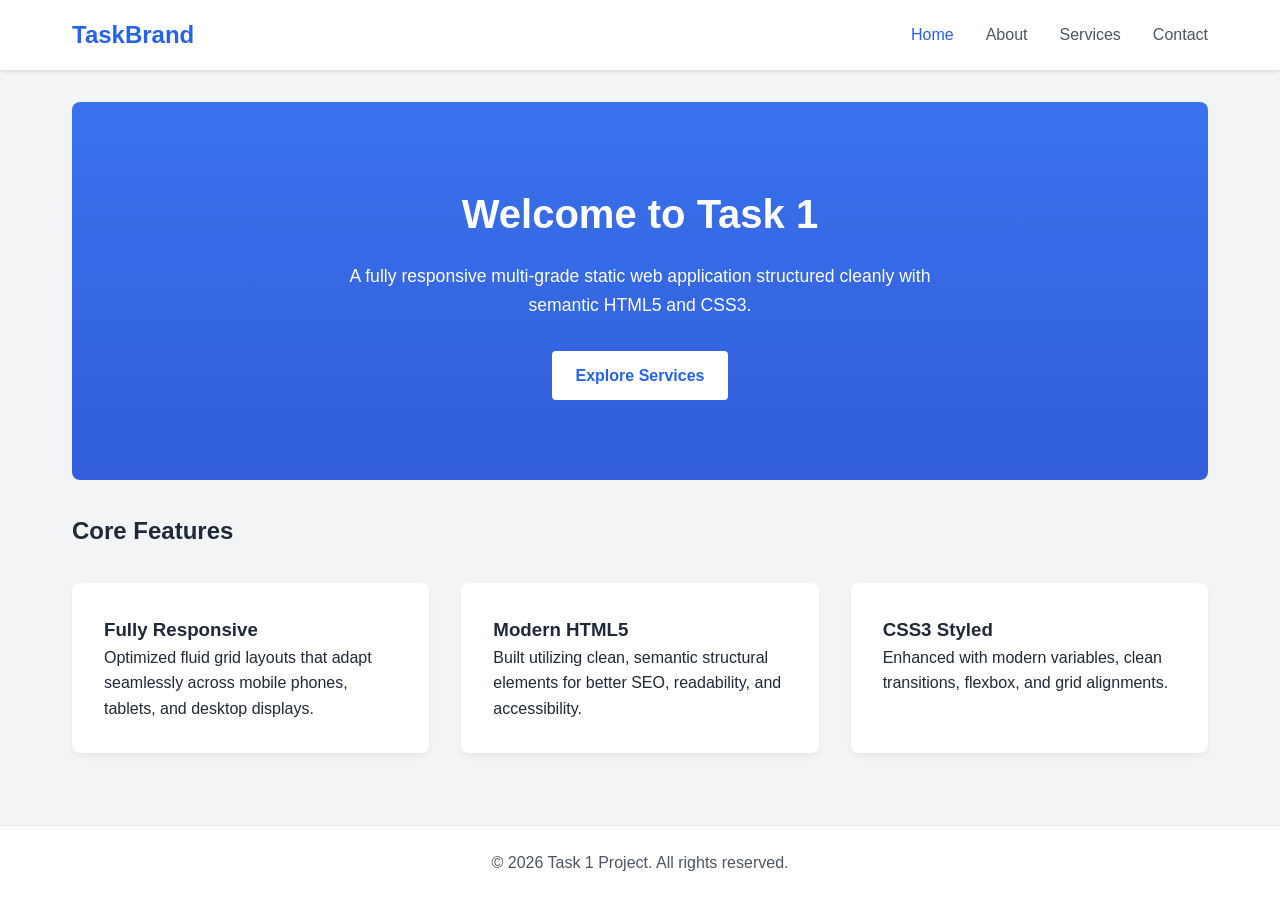
<file: Task1/index.html>
<!DOCTYPE html>
<html lang="en">
<head>
  <meta charset="UTF-8">
  <meta name="viewport" content="width=device-width, initial-scale=1.0">
  <title>Home - Task 1 Website</title>
  <link rel="stylesheet" href="style.css">
</head>
<body>

  <header>
    <nav class="navbar">
      <a href="index.html" class="logo">TaskBrand</a>
      <ul class="nav-links">
        <li><a href="index.html" class="active">Home</a></li>
        <li><a href="about.html">About</a></li>
        <li><a href="services.html">Services</a></li>
        <li><a href="contact.html">Contact</a></li>
      </ul>
    </nav>
  </header>

  <main>
    <section class="hero">
      <h1>Welcome to Task 1</h1>
      <p>A fully responsive multi-grade static web application structured cleanly with semantic HTML5 and CSS3.</p>
      <a href="services.html" class="btn">Explore Services</a>
    </section>

    <section>
      <h2>Core Features</h2>
      <div class="card-grid">
        <div class="card">
          <h3>Fully Responsive</h3>
          <p>Optimized fluid grid layouts that adapt seamlessly across mobile phones, tablets, and desktop displays.</p>
        </div>
        <div class="card">
          <h3>Modern HTML5</h3>
          <p>Built utilizing clean, semantic structural elements for better SEO, readability, and accessibility.</p>
        </div>
        <div class="card">
          <h3>CSS3 Styled</h3>
          <p>Enhanced with modern variables, clean transitions, flexbox, and grid alignments.</p>
        </div>
      </div>
    </section>
  </main>

  <footer>
    <p>&copy; 2026 Task 1 Project. All rights reserved.</p>
  </footer>

</body>
</html>
</file>
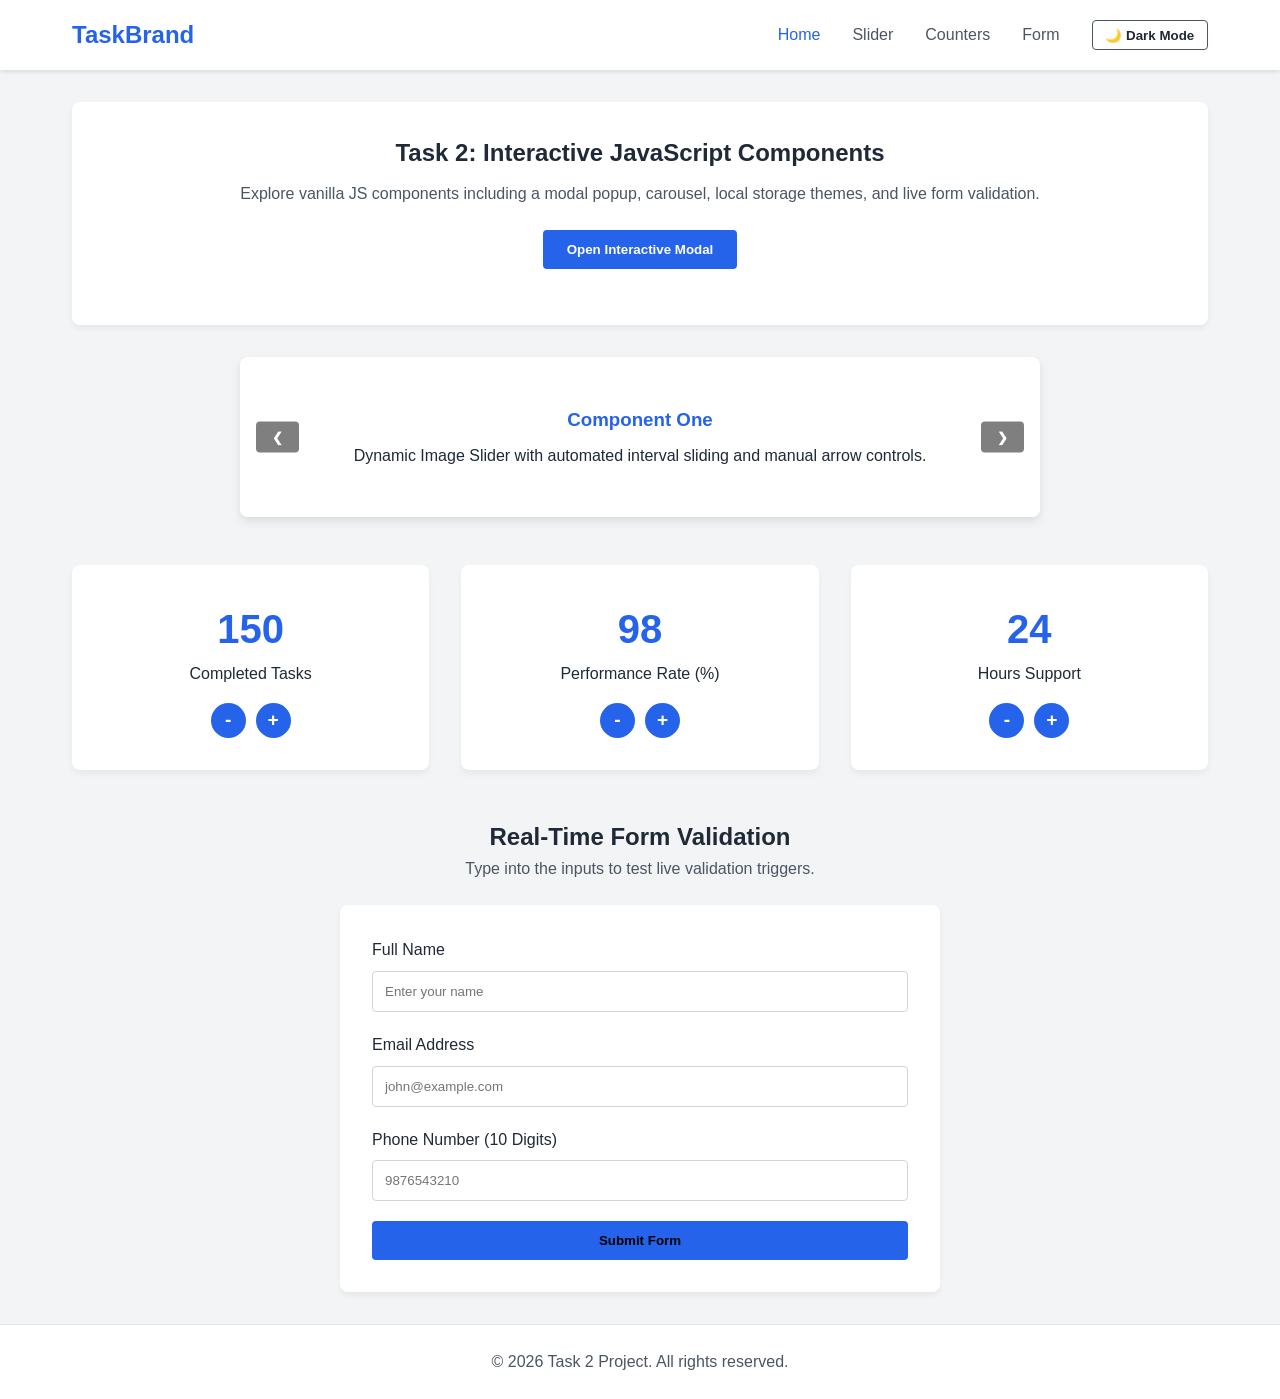
<file: Task2/index.html>
<!DOCTYPE html>
<html lang="en">
<head>
  <meta charset="UTF-8">
  <meta name="viewport" content="width=device-width, initial-scale=1.0">
  <title>Task 2 - Interactive Component Suite</title>
  <link rel="stylesheet" href="style.css">
</head>
<body>

  <header>
    <nav class="navbar">
      <a href="index.html" class="logo">TaskBrand</a>
      <div class="hamburger" id="hamburger">
        <span></span>
        <span></span>
        <span></span>
      </div>
      <ul class="nav-links" id="navLinks">
        <li><a href="index.html" class="active">Home</a></li>
        <li><a href="#carouselSection">Slider</a></li>
        <li><a href="#statsSection">Counters</a></li>
        <li><a href="#contactSection">Form</a></li>
        <li><button class="theme-btn" id="themeToggle">🌙 Dark Mode</button></li>
      </ul>
    </nav>
  </header>

  <main>
    <!-- Hero Section -->
    <section class="card" style="text-align: center; margin-bottom: 2rem;">
      <h1>Task 2: Interactive JavaScript Components</h1>
      <p style="color: var(--text-light); margin-top: 0.5rem;">Explore vanilla JS components including a modal popup, carousel, local storage themes, and live form validation.</p>
      <button class="modal-trigger-btn" id="modalTrigger">Open Interactive Modal</button>
    </section>

    <!-- Image Carousel Section -->
    <section id="carouselSection" class="carousel-container">
      <div class="carousel-slide active">
        <h3>Component One</h3>
        <p>Dynamic Image Slider with automated interval sliding and manual arrow controls.</p>
      </div>
      <div class="carousel-slide">
        <h3>Component Two</h3>
        <p>Responsive multi-state DOM architecture engineered with ES6+ vanilla scripting.</p>
      </div>
      <div class="carousel-slide">
        <h3>Component Three</h3>
        <p>Persistent theme preferences synchronized directly with browser LocalStorage.</p>
      </div>
      <div class="carousel-btns">
        <button class="carousel-btn" onclick="moveSlide(-1)">&#10094;</button>
        <button class="carousel-btn" onclick="moveSlide(1)">&#10095;</button>
      </div>
    </section>

    <!-- Animated Counters Section with Increase/Decrease Controls -->
    <section id="statsSection" class="card-grid" style="margin-top: 3rem;">
      <div class="card counter-card" style="text-align: center;">
        <h2 class="counter" data-target="150" style="font-size: 2.5rem; color: var(--primary);">0</h2>
        <p>Completed Tasks</p>
        <div class="counter-controls" style="margin-top: 1rem; display: flex; justify-content: center; gap: 10px;">
          <button class="counter-btn decrease-btn" data-action="decrease">-</button>
          <button class="counter-btn increase-btn" data-action="increase">+</button>
        </div>
      </div>
      <div class="card counter-card" style="text-align: center;">
        <h2 class="counter" data-target="98" style="font-size: 2.5rem; color: var(--primary);">0</h2>
        <p>Performance Rate (%)</p>
        <div class="counter-controls" style="margin-top: 1rem; display: flex; justify-content: center; gap: 10px;">
          <button class="counter-btn decrease-btn" data-action="decrease">-</button>
          <button class="counter-btn increase-btn" data-action="increase">+</button>
        </div>
      </div>
      <div class="card counter-card" style="text-align: center;">
        <h2 class="counter" data-target="24" style="font-size: 2.5rem; color: var(--primary);">0</h2>
        <p>Hours Support</p>
        <div class="counter-controls" style="margin-top: 1rem; display: flex; justify-content: center; gap: 10px;">
          <button class="counter-btn decrease-btn" data-action="decrease">-</button>
          <button class="counter-btn increase-btn" data-action="increase">+</button>
        </div>
      </div>
    </section>

    <!-- Form Validation Section -->
    <section id="contactSection" style="margin-top: 3rem;">
      <div style="text-align: center; margin-bottom: 1.5rem;">
        <h2>Real-Time Form Validation</h2>
        <p style="color: var(--text-light);">Type into the inputs to test live validation triggers.</p>
      </div>

      <div class="contact-form">
        <form id="contactForm" novalidate>
          <div class="form-group">
            <label for="name">Full Name</label>
            <input type="text" id="name" placeholder="Enter your name">
            <div class="error-message"></div>
          </div>
          <div class="form-group">
            <label for="email">Email Address</label>
            <input type="email" id="email" placeholder="john@example.com">
            <div class="error-message"></div>
          </div>
          <div class="form-group">
            <label for="phone">Phone Number (10 Digits)</label>
            <input type="text" id="phone" placeholder="9876543210">
            <div class="error-message"></div>
          </div>
          <button type="submit" class="submit-btn">Submit Form</button>
        </form>
      </div>
    </section>
  </main>

  <!-- Modal Popup Overlay -->
  <div class="modal-overlay" id="modalOverlay">
    <div class="modal-content">
      <button class="modal-close" id="modalClose">&times;</button>
      <h2>Interactive Modal Window</h2>
      <p style="margin-top: 1rem; color: var(--text-light);">This modal popup is controlled dynamically via JavaScript DOM manipulation. Click outside this box or press the close button to dismiss it.</p>
    </div>
  </div>

  <!-- Back to Top Button -->
  <button id="backToTop" title="Scroll to top">&#8679;</button>

  <footer>
    <p>&copy; 2026 Task 2 Project. All rights reserved.</p>
  </footer>

  <script src="script.js"></script>
</body>
</html>
</file>
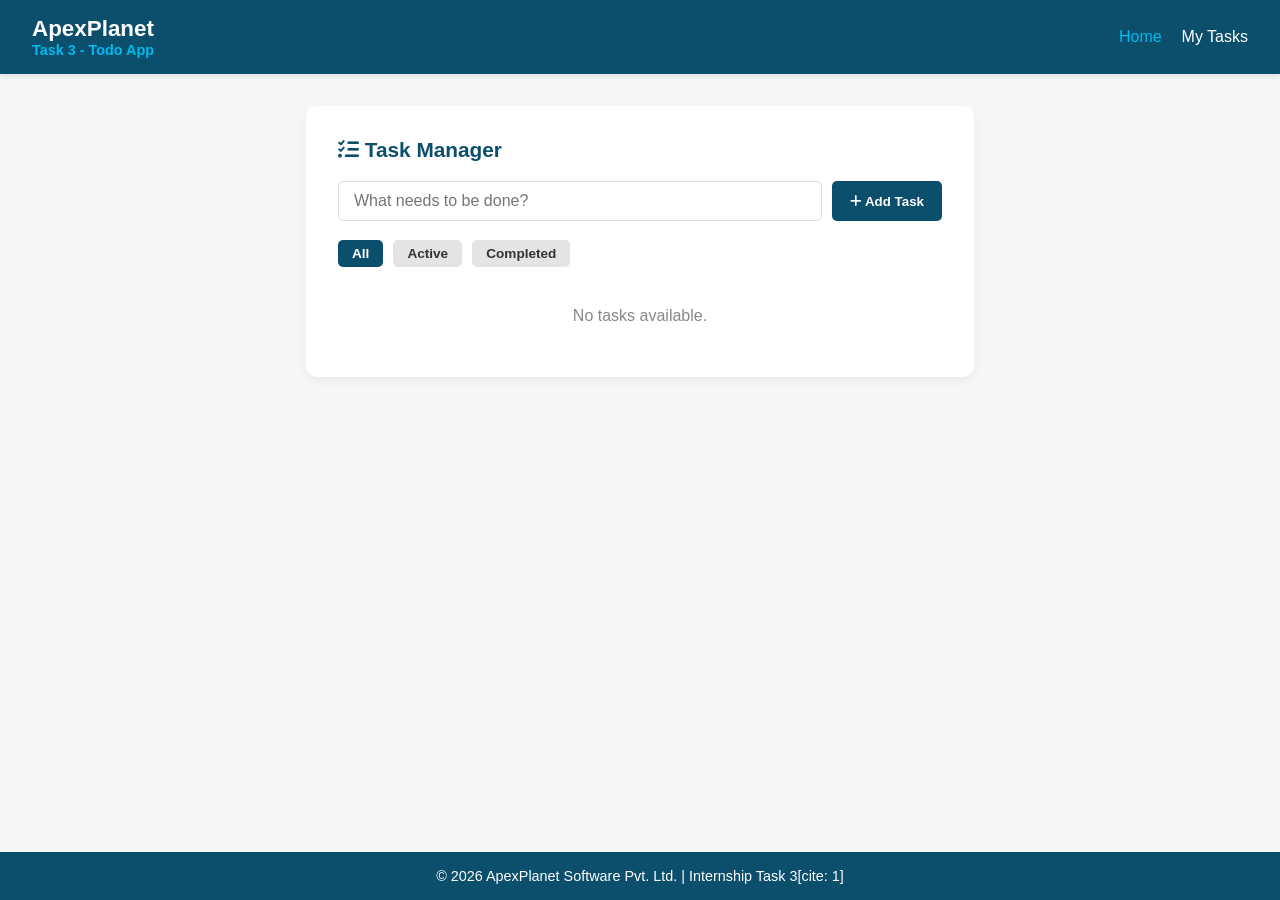
<file: Task3/todo/index.html>
<!DOCTYPE html>
<html lang="en">
<head>
    <meta charset="UTF-8">
    <meta name="viewport" content="width=device-width, initial-scale=1.0">
    <title>Task 3 - Todo List App | ApexPlanet</title>
    <link rel="stylesheet" href="styles/style.css">
    <!-- FontAwesome for Icons -->
    <link rel="stylesheet" href="https://cdnjs.cloudflare.com/ajax/libs/font-awesome/6.4.0/css/all.min.css">
</head>
<body>

    <!-- Header Navigation -->
    <header>
        <div class="logo">ApexPlanet <span>Task 3 - Todo App</span></div>
        <div class="menu-toggle" id="mobile-menu">
            <i class="fa-solid fa-bars"></i>
        </div>
        <nav class="nav-menu">
            <a href="index.html" class="active">Home</a>
            <a href="#todo-section">My Tasks</a>
        </nav>
    </header>

    <!-- Main Content Container -->
    <main class="container">
        <section id="todo-section" class="app-card">
            <h2><i class="fa-solid fa-list-check"></i> Task Manager</h2>
            
            <div class="todo-input-box">
                <input type="text" id="todo-input" placeholder="What needs to be done?">
                <button id="add-todo-btn"><i class="fa-solid fa-plus"></i> Add Task</button>
            </div>
            
            <div class="todo-filters">
                <button class="filter-btn active" data-filter="all">All</button>
                <button class="filter-btn" data-filter="active">Active</button>
                <button class="filter-btn" data-filter="completed">Completed</button>
            </div>

            <ul id="todo-list">
                <!-- Dynamic Todos Go Here -->
            </ul>
        </section>
    </main>

    <!-- Footer -->
    <footer>
        <p>&copy; 2026 ApexPlanet Software Pvt. Ltd. | Internship Task 3[cite: 1]</p>
    </footer>

    <!-- Scripts -->
    <script src="scripts/mobile.js"></script>
    <script src="scripts/script.js"></script>
</body>
</html>
</file>
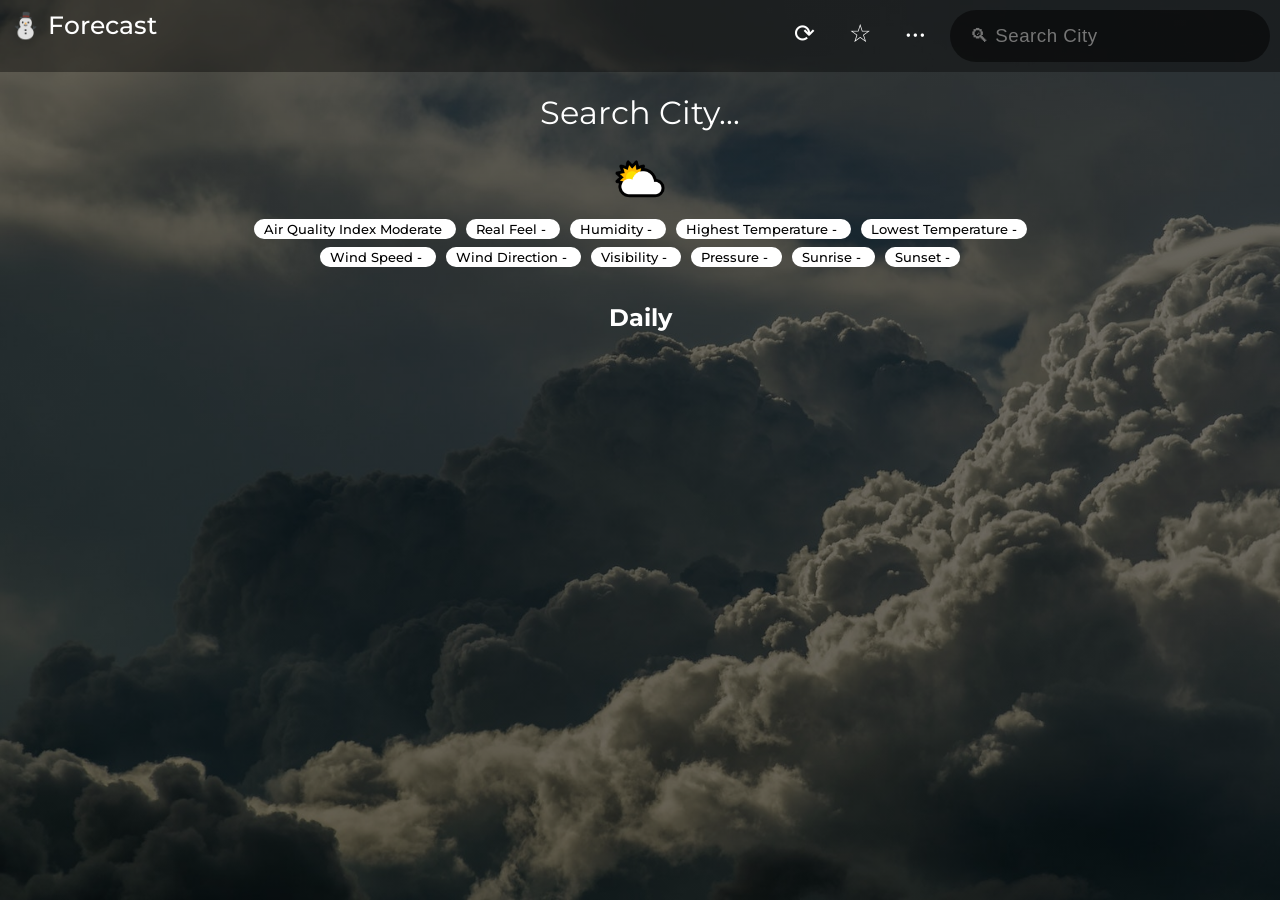
<file: Task3/weather/index.html>
<!DOCTYPE html>
<html lang="en">

<head>
  <meta charset="UTF-8">
  <meta name="viewport" content="width=device-width, initial-scale=1.0">

  <title>Weather App Using OpenWeatherMap API</title>

  <link rel="icon" type="image/x-icon" href="icons/favicon.ico">

  <link rel="stylesheet" href="styles/style.css">
  <link rel="prefetch" href="media/day1.jpg">
  <link rel="prefetch" href="media/day2.jpg">
  <link rel="prefetch" href="media/day3.jpg">
  <link rel="prefetch" href="media/day4.jpg">
  <link rel="prefetch" href="media/day5.jpg">
  <link rel="prefetch" href="media/night1.jpg">
  <link rel="prefetch" href="media/night2.jpg">
  <link rel="prefetch" href="media/night3.jpg">
  <link rel="prefetch" href="media/night4.jpg">
  <link rel="prefetch" href="media/night5.jpg">
  <link rel="prefetch" href="media/rainy1.jpg">
  <link rel="prefetch" href="media/rainy2.jpg">
  <link rel="prefetch" href="media/rainy3.jpg">
  <link rel="prefetch" href="media/rainy4.jpg">
  <link rel="prefetch" href="media/rainy5.jpg">
  <link rel="prefetch" href="media/cloudy1.jpg">
  <link rel="prefetch" href="media/cloudy2.jpg">
  <link rel="prefetch" href="media/cloudy3.jpg">
  <link rel="prefetch" href="media/cloudy4.jpg">
  <link rel="prefetch" href="media/cloudy5.jpg">
  <link rel="prefetch" href="icons/loader.gif">

  <link rel="preconnect" href="https://fonts.googleapis.com">
  <link rel="preconnect" href="https://fonts.gstatic.com" crossorigin>
  <link href="https://fonts.googleapis.com/css2?family=Montserrat:wght@500&display=swap" rel="stylesheet">

  <style>
    body {
      /* background-image: linear-gradient(rgba(0, 0, 0, 0.5),rgba(0, 0, 0, 0.5)) , url('media/day1.jpg'); */
      -webkit-background-size: cover;
      -moz-background-size: cover;
      -o-background-size: cover;

      /* Added background-repeat and set it to no-repeat to help prevent the images from duplicating. I added !important to 
         * background-repeat and background-size in order to place importance on the background images not repeating and
         * to cover the entire webpage. Phillip Andrews
         */
      background-repeat: no-repeat !important;
      background-size: cover !important;
      background-attachment: fixed;

      height: 100vh;
    }

    @media (max-width: 600px) {
      body {
        height: 100%;
      }
    }
  </style>
</head>

<body>
  <ul class="navbar">
    <li style="float: left; margin-left: -10px;" class="forecast"><a class="repo-link"
        href="https://github.com/kshitizrohilla/weather-app-using-openweathermap-api/">⛄ Forecast</a></li>
    <li><a id="resetBtn" href="#">⟳</a></li>
    <li><a href="#">☆<!--★--></a></li>
    <li><a href="#">···</a></li>
    <li><input spellcheck="false" class="search-city" id="searchCity" type="text" autocomplete="off"
        placeholder="🔍︎ Search City"></li>
  </ul>

  <ul class="mobile-navbar">
    <li><input spellcheck="false" class="mobile-search-city" id="mobileSearchCity" type="text" autocomplete="off"
        placeholder="Search City..."></li>
  </ul>

  <h1 class="location-name" id="locationName">Search City...</h1>

  <div class="temperature-container">
    <div class="temperature-icon"><img class="imgs-as-icons" src="icons/sunny.png"></div>
    <div class="temperature-value" id="temperatureValue"></div>
  </div>

  <h2 class="weather-type" id="weatherType"></h2>

  <div class="additionals-first-row">
    <span class="air-quality-additional">
      <span class="air-quality-additional-label">Air Quality Index </span>
      <span class="air-quality-index-additional-value">Moderate</span>
    </span>

    <span class="real-feel-additional">
      <span class="real-feel-additional-label">Real Feel </span>
      <span class="real-feel-additional-value" id="realFeelAdditionalValue">-</span>
    </span>

    <span class="humidity-additional">
      <span class="humidity-additional-label">Humidity </span>
      <span class="humidity-additional-value" id="humidityAdditionalValue">-</span>
    </span>

    <span class="max-temperature-additional">
      <span class="max-temperature-additional-label">Highest Temperature </span>
      <span class="max-temperature-additional-value" id="maxTemperatureAdditionalValue">-</span>
    </span>

    <span class="min-temperature-additional">
      <span class="min-temperature-additional-label">Lowest Temperature </span>
      <span class="min-temperature-additional-value" id="minTemperatureAdditionalValue">-</span>
    </span>
  </div>

  <div class="additionals-second-row">
    <span class="wind-speed-additional">
      <span class="wind-speed-additional-label">Wind Speed </span>
      <span class="wind-speed-additional-value" id="windSpeedAdditionalValue">-</span>
    </span>

    <span class="wind-direction-additional">
      <span class="wind-direction-additional-label">Wind Direction </span>
      <span class="wind-direction-additional-value" id="windDirectionAdditionalValue">-</span>
    </span>

    <span class="visibility-additional">
      <span class="visibility-additional-label">Visibility </span>
      <span class="visibility-additional-value" id="visibilityAdditionalValue">-</span>
    </span>

    <span class="pressure-additional">
      <span class="pressure-additional-label">Pressure </span>
      <span class="pressure-additional-value" id="pressureAdditionalValue">-</span>
    </span>

    <span class="sunrise-additional">
      <span class="sunrise-additional-label">Sunrise </span>
      <span class="sunrise-additional-value" id="sunriseAdditionalValue">-</span>
    </span>

    <span class="sunset-additional">
      <span class="sunset-additional-label">Sunset </span>
      <span class="sunset-additional-value" id="sunsetAdditionalValue">-</span>
    </span>
  </div>

  <br>
  <!-- <div class="separator"></div> -->

  <div class="daily-forecast">

    <h2 class="daily-forecast-label">Daily</h2>

    <div id="forecast-container" class="forecast-container">
      <!-- 
        <div class="daily-forecast-card">
          <p class="daily-forecast-date">Fri 27</p>
          <div class="daily-forecast-logo"><img class="imgs-as-icons" src="icons/sunny.png"></div>
          <div class="max-min-temperature-daily-forecast">
            <span class="max-daily-forecast">37<sup>o</sup>C</span>
            <span class="min-daily-forecast">25<sup>o</sup>C</span>
          </div>
          <p class="weather-type-daily-forecast">Sunny</p>
        </div>

        <div class="daily-forecast-card">
          <p class="daily-forecast-date">Fri 27</p>
          <div class="daily-forecast-logo"><img class="imgs-as-icons" src="icons/sunny.png"></div>
          <div class="max-min-temperature-daily-forecast">
            <span class="max-daily-forecast">37<sup>o</sup>C</span>
            <span class="min-daily-forecast">25<sup>o</sup>C</span>
          </div>
          <p class="weather-type-daily-forecast">Sunny</p>
        </div>

        <div class="daily-forecast-card">
          <p class="daily-forecast-date">Fri 27</p>
          <div class="daily-forecast-logo"><img class="imgs-as-icons" src="icons/sunny.png"></div>
          <div class="max-min-temperature-daily-forecast">
            <span class="max-daily-forecast">37<sup>o</sup>C</span>
            <span class="min-daily-forecast">25<sup>o</sup>C</span>
          </div>
          <p class="weather-type-daily-forecast">Sunny</p>
        </div>

        <div class="daily-forecast-card">
          <p class="daily-forecast-date">Fri 27</p>
          <div class="daily-forecast-logo"><img class="imgs-as-icons" src="icons/sunny.png"></div>
          <div class="max-min-temperature-daily-forecast">
            <span class="max-daily-forecast">37<sup>o</sup>C</span>
            <span class="min-daily-forecast">25<sup>o</sup>C</span>
          </div>
          <p class="weather-type-daily-forecast">Sunny</p>
        </div>

        <div class="daily-forecast-card">
          <p class="daily-forecast-date">Fri 27</p>
          <div class="daily-forecast-logo"><img class="imgs-as-icons" src="icons/sunny.png"></div>
          <div class="max-min-temperature-daily-forecast">
              <span class="max-daily-forecast">37<sup>o</sup>C</span>
              <span class="min-daily-forecast">25<sup>o</sup>C</span>
          </div>
          <p class="weather-type-daily-forecast">Sunny</p>
        </div>

        <div class="daily-forecast-card">
          <p class="daily-forecast-date">Fri 27</p>
          <div class="daily-forecast-logo"><img class="imgs-as-icons" src="icons/sunny.png"></div>
          <div class="max-min-temperature-daily-forecast">
            <span class="max-daily-forecast">37<sup>o</sup>C</span>
            <span class="min-daily-forecast">25<sup>o</sup>C</span>
          </div>
          <p class="weather-type-daily-forecast">Sunny</p>
        </div> -->
    </div>
  </div>

  <script src="scripts/script.js"></script>
  <script src="scripts/mobile.js"></script>
  <br><br><br><br><br>
</body>

</html>
</file>
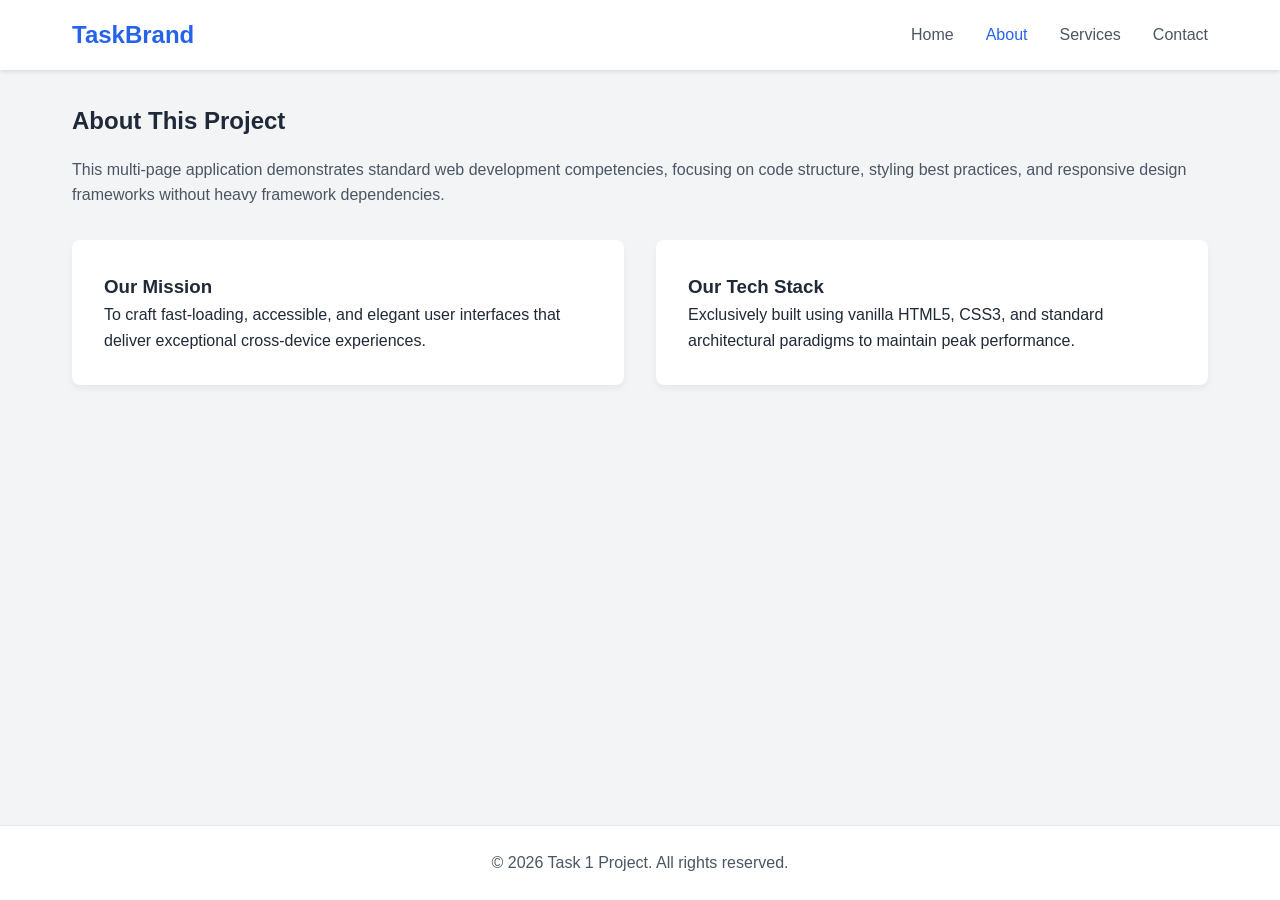
<file: Task1/about.html>
<!DOCTYPE html>
<html lang="en">
<head>
  <meta charset="UTF-8">
  <meta name="viewport" content="width=device-width, initial-scale=1.0">
  <title>About - Task 1 Website</title>
  <link rel="stylesheet" href="style.css">
</head>
<body>

  <header>
    <nav class="navbar">
      <a href="index.html" class="logo">TaskBrand</a>
      <ul class="nav-links">
        <li><a href="index.html">Home</a></li>
        <li><a href="about.html" class="active">About</a></li>
        <li><a href="services.html">Services</a></li>
        <li><a href="contact.html">Contact</a></li>
      </ul>
    </nav>
  </header>

  <main>
    <section>
      <h2>About This Project</h2>
      <p style="margin-top: 1rem; color: var(--text-light);">This multi-page application demonstrates standard web development competencies, focusing on code structure, styling best practices, and responsive design frameworks without heavy framework dependencies.</p>
      
      <div class="card-grid" style="margin-top: 2rem;">
        <div class="card">
          <h3>Our Mission</h3>
          <p>To craft fast-loading, accessible, and elegant user interfaces that deliver exceptional cross-device experiences.</p>
        </div>
        <div class="card">
          <h3>Our Tech Stack</h3>
          <p>Exclusively built using vanilla HTML5, CSS3, and standard architectural paradigms to maintain peak performance.</p>
        </div>
      </div>
    </section>
  </main>

  <footer>
    <p>&copy; 2026 Task 1 Project. All rights reserved.</p>
  </footer>

</body>
</html>
</file>
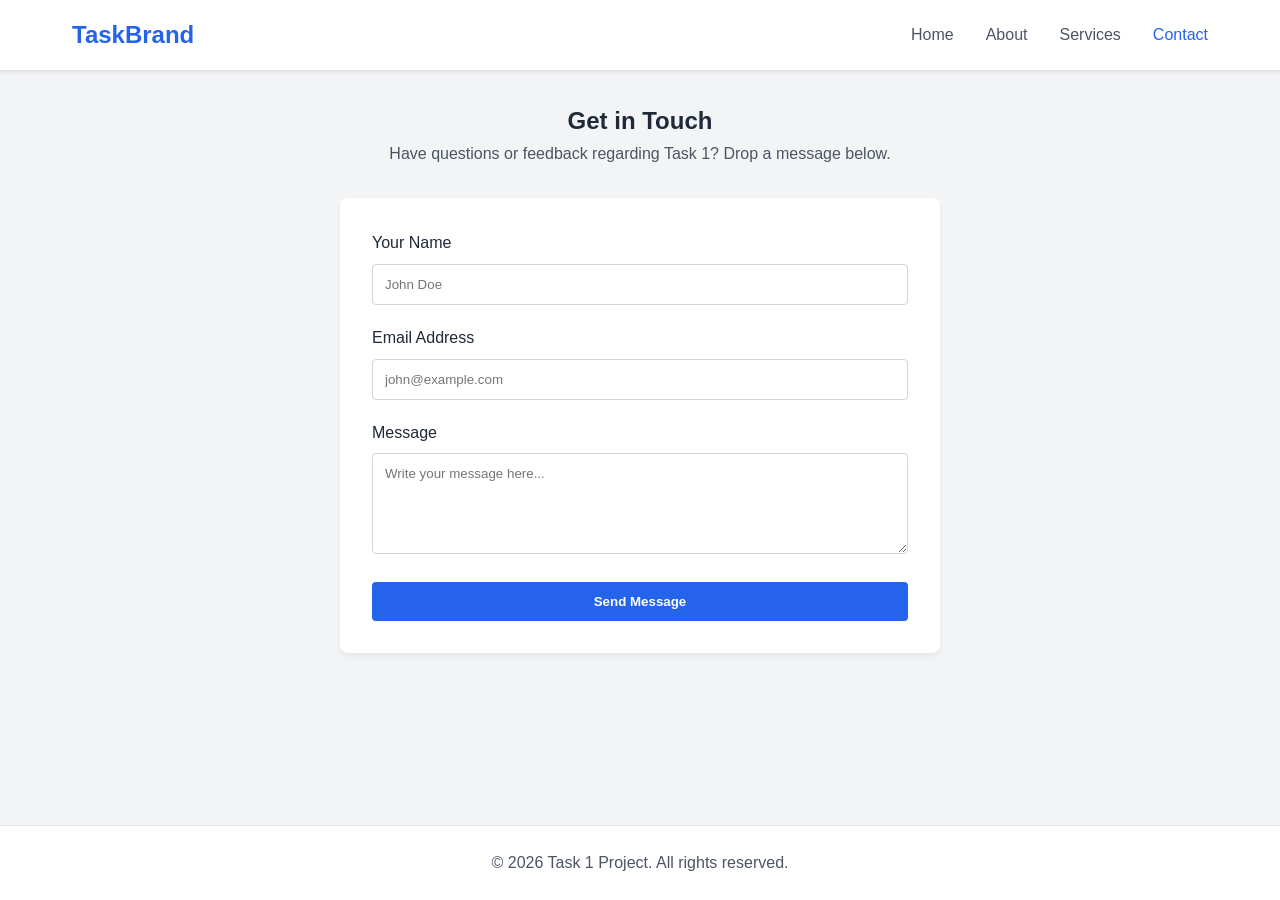
<file: Task1/contact.html>
<!DOCTYPE html>
<html lang="en">
<head>
  <meta charset="UTF-8">
  <meta name="viewport" content="width=device-width, initial-scale=1.0">
  <title>Contact - Task 1 Website</title>
  <link rel="stylesheet" href="style.css">
</head>
<body>

  <header>
    <nav class="navbar">
      <a href="index.html" class="logo">TaskBrand</a>
      <ul class="nav-links">
        <li><a href="index.html">Home</a></li>
        <li><a href="about.html">About</a></li>
        <li><a href="services.html">Services</a></li>
        <li><a href="contact.html" class="active">Contact</a></li>
      </ul>
    </nav>
  </header>

  <main>
    <section>
      <div style="text-align: center; margin-bottom: 2rem;">
        <h2>Get in Touch</h2>
        <p style="color: var(--text-light);">Have questions or feedback regarding Task 1? Drop a message below.</p>
      </div>

      <div class="contact-form">
        <form onsubmit="event.preventDefault(); alert('Message sent successfully!');">
          <div class="form-group">
            <label for="name">Your Name</label>
            <input type="text" id="name" required placeholder="John Doe">
          </div>
          <div class="form-group">
            <label for="email">Email Address</label>
            <input type="email" id="email" required placeholder="john@example.com">
          </div>
          <div class="form-group">
            <label for="message">Message</label>
            <textarea id="message" rows="5" required placeholder="Write your message here..."></textarea>
          </div>
          <button type="submit" class="submit-btn">Send Message</button>
        </form>
      </div>
    </section>
  </main>

  <footer>
    <p>&copy; 2026 Task 1 Project. All rights reserved.</p>
  </footer>

</body>
</html>
</file>
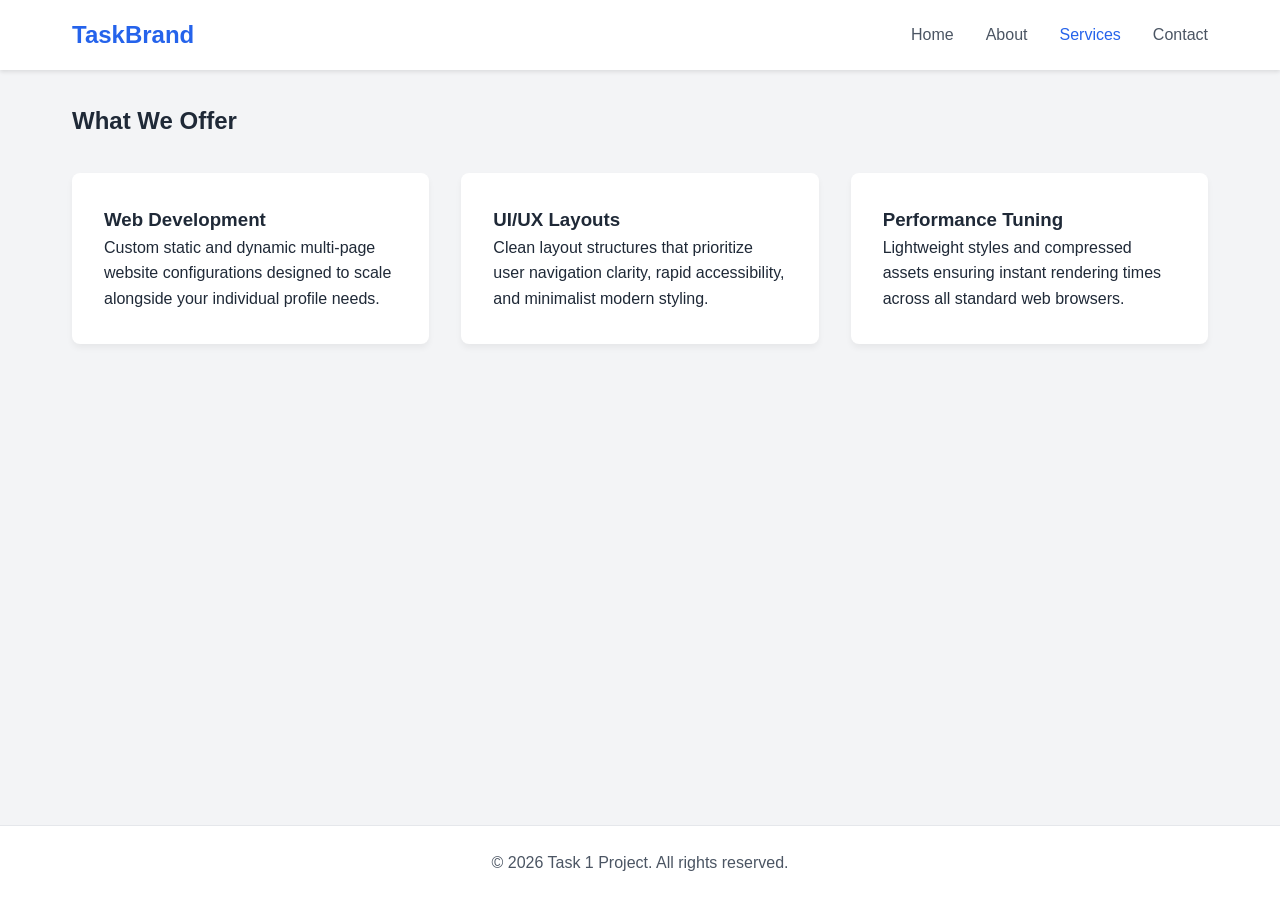
<file: Task1/services.html>
<!DOCTYPE html>
<html lang="en">
<head>
  <meta charset="UTF-8">
  <meta name="viewport" content="width=device-width, initial-scale=1.0">
  <title>Services - Task 1 Website</title>
  <link rel="stylesheet" href="style.css">
</head>
<body>

  <header>
    <nav class="navbar">
      <a href="index.html" class="logo">TaskBrand</a>
      <ul class="nav-links">
        <li><a href="index.html">Home</a></li>
        <li><a href="about.html">About</a></li>
        <li><a href="services.html" class="active">Services</a></li>
        <li><a href="contact.html">Contact</a></li>
      </ul>
    </nav>
  </header>

  <main>
    <section>
      <h2>What We Offer</h2>
      <div class="card-grid">
        <div class="card">
          <h3>Web Development</h3>
          <p>Custom static and dynamic multi-page website configurations designed to scale alongside your individual profile needs.</p>
        </div>
        <div class="card">
          <h3>UI/UX Layouts</h3>
          <p>Clean layout structures that prioritize user navigation clarity, rapid accessibility, and minimalist modern styling.</p>
        </div>
        <div class="card">
          <h3>Performance Tuning</h3>
          <p>Lightweight styles and compressed assets ensuring instant rendering times across all standard web browsers.</p>
        </div>
      </div>
    </section>
  </main>

  <footer>
    <p>&copy; 2026 Task 1 Project. All rights reserved.</p>
  </footer>

</body>
</html>
</file>
<file: Task1/style.css>
:root {
  --primary: #2563eb;
  --primary-dark: #1d4ed8;
  --text-dark: #1f2937;
  --text-light: #4b5563;
  --bg-light: #f3f4f6;
  --white: #ffffff;
  --transition: all 0.3s ease;
}

* {
  margin: 0;
  padding: 0;
  box-sizing: border-box;
}

body {
  font-family: 'Segoe UI', Tahoma, Geneva, Verdana, sans-serif;
  color: var(--text-dark);
  line-height: 1.6;
  background-color: var(--bg-light);
  display: flex;
  flex-direction: column;
  min-height: 100vh;
}

/* Header & Navigation */
header {
  background: var(--white);
  box-shadow: 0 2px 4px rgba(0,0,0,0.1);
  position: sticky;
  top: 0;
  z-index: 1000;
}

.navbar {
  max-width: 1200px;
  margin: 0 auto;
  padding: 1rem 2rem;
  display: flex;
  justify-content: space-between;
  align-items: center;
}

.logo {
  font-size: 1.5rem;
  font-weight: bold;
  color: var(--primary);
  text-decoration: none;
}

.nav-links {
  list-style: none;
  display: flex;
  gap: 2rem;
}

.nav-links a {
  text-decoration: none;
  color: var(--text-light);
  font-weight: 500;
  transition: var(--transition);
}

.nav-links a:hover,
.nav-links a.active {
  color: var(--primary);
}

/* Main Content Wrapper */
main {
  flex: 1;
  max-width: 1200px;
  margin: 2rem auto;
  padding: 0 2rem;
  width: 100%;
}

.card-grid {
  display: grid;
  grid-template-columns: repeat(auto-fit, minmax(280px, 1fr));
  gap: 2rem;
  margin-top: 2rem;
}

.card {
  background: var(--white);
  padding: 2rem;
  border-radius: 8px;
  box-shadow: 0 4px 6px rgba(0,0,0,0.05);
  transition: var(--transition);
}

.card:hover {
  transform: translateY(-5px);
  box-shadow: 0 10px 15px rgba(0,0,0,0.1);
}

/* Hero Section */
.hero {
  background: linear-gradient(rgba(37, 99, 235, 0.9), rgba(29, 78, 216, 0.9)), url('https://images.unsplash.com/photo-1522071820081-009f0129c71c?auto=format&fit=crop&w=1200&q=80') center/cover;
  color: var(--white);
  padding: 5rem 2rem;
  text-align: center;
  border-radius: 8px;
  margin-bottom: 2rem;
}

.hero h1 {
  font-size: 2.5rem;
  margin-bottom: 1rem;
}

.hero p {
  font-size: 1.1rem;
  margin-bottom: 2rem;
  max-width: 600px;
  margin-left: auto;
  margin-right: auto;
}

.btn {
  display: inline-block;
  background: var(--white);
  color: var(--primary);
  padding: 0.75rem 1.5rem;
  border-radius: 4px;
  text-decoration: none;
  font-weight: bold;
  transition: var(--transition);
}

.btn:hover {
  background: var(--bg-light);
  color: var(--primary-dark);
}

/* Contact Form Styles */
.contact-form {
  background: var(--white);
  padding: 2rem;
  border-radius: 8px;
  box-shadow: 0 4px 6px rgba(0,0,0,0.05);
  max-width: 600px;
  margin: 0 auto;
}

.form-group {
  margin-bottom: 1.25rem;
}

.form-group label {
  display: block;
  margin-bottom: 0.5rem;
  font-weight: 500;
}

.form-group input,
.form-group textarea {
  width: 100%;
  padding: 0.75rem;
  border: 1px solid #d1d5db;
  border-radius: 4px;
  font-family: inherit;
}

.form-group input:focus,
.form-group textarea:focus {
  outline: none;
  border-color: var(--primary);
}

.submit-btn {
  background: var(--primary);
  color: var(--white);
  border: none;
  padding: 0.75rem 1.5rem;
  border-radius: 4px;
  cursor: pointer;
  font-weight: bold;
  width: 100%;
  transition: var(--transition);
}

.submit-btn:hover {
  background: var(--primary-dark);
}

/* Footer */
footer {
  background: var(--white);
  text-align: center;
  padding: 1.5rem;
  color: var(--text-light);
  border-top: 1px solid #e5e7eb;
  margin-top: auto;
}

/* Responsive Design */
@media (max-width: 768px) {
  .navbar {
    flex-direction: column;
    gap: 1rem;
  }
  
  .nav-links {
    gap: 1rem;
  }

  .hero h1 {
    font-size: 2rem;
  }
}
</file>
<file: Task2/style.css>
:root {
  --primary: #2563eb;
  --primary-dark: #1d4ed8;
  --text-dark: #1f2937;
  --text-light: #4b5563;
  --bg-light: #f3f4f6;
  --white: #ffffff;
  --card-bg: #ffffff;
  --transition: all 0.3s ease;
}

[data-theme="dark"] {
  --primary: #3b82f6;
  --primary-dark: #2563eb;
  --text-dark: #f3f4f6;
  --text-light: #9ca3af;
  --bg-light: #111827;
  --white: #1f2937;
  --card-bg: #1f2937;
}

* {
  margin: 0;
  padding: 0;
  box-sizing: border-box;
  scroll-behavior: smooth;
}

body {
  font-family: 'Segoe UI', Tahoma, Geneva, Verdana, sans-serif;
  color: var(--text-dark);
  line-height: 1.6;
  background-color: var(--bg-light);
  display: flex;
  flex-direction: column;
  min-height: 100vh;
  transition: background-color 0.3s ease, color 0.3s ease;
}

/* Header & Navigation */
header {
  background: var(--white);
  box-shadow: 0 2px 4px rgba(0,0,0,0.1);
  position: sticky;
  top: 0;
  z-index: 1000;
  transition: background 0.3s ease;
}

.navbar {
  max-width: 1200px;
  margin: 0 auto;
  padding: 1rem 2rem;
  display: flex;
  justify-content: space-between;
  align-items: center;
}

.logo {
  font-size: 1.5rem;
  font-weight: bold;
  color: var(--primary);
  text-decoration: none;
}

.nav-links {
  list-style: none;
  display: flex;
  gap: 2rem;
  align-items: center;
}

.nav-links a {
  text-decoration: none;
  color: var(--text-light);
  font-weight: 500;
  transition: var(--transition);
}

.nav-links a:hover,
.nav-links a.active {
  color: var(--primary);
}

/* Theme Toggle Button */
.theme-btn {
  background: none;
  border: 1px solid var(--text-light);
  color: var(--text-dark);
  padding: 0.4rem 0.8rem;
  border-radius: 4px;
  cursor: pointer;
  font-weight: 600;
  transition: var(--transition);
}

.theme-btn:hover {
  background: var(--primary);
  color: #fff;
  border-color: var(--primary);
}

/* Hamburger Menu Toggle */
.hamburger {
  display: none;
  cursor: pointer;
  flex-direction: column;
  gap: 5px;
}

.hamburger span {
  width: 25px;
  height: 3px;
  background: var(--text-dark);
  transition: var(--transition);
}

/* Main Content & Layout */
main {
  flex: 1;
  max-width: 1200px;
  margin: 2rem auto;
  padding: 0 2rem;
  width: 100%;
}

.card-grid {
  display: grid;
  grid-template-columns: repeat(auto-fit, minmax(280px, 1fr));
  gap: 2rem;
  margin-top: 2rem;
}

.card {
  background: var(--card-bg);
  padding: 2rem;
  border-radius: 8px;
  box-shadow: 0 4px 6px rgba(0,0,0,0.05);
  transition: var(--transition);
}

.card:hover {
  transform: translateY(-5px);
  box-shadow: 0 10px 15px rgba(0,0,0,0.1);
}

/* Image Carousel */
.carousel-container {
  position: relative;
  max-width: 800px;
  margin: 2rem auto;
  border-radius: 8px;
  overflow: hidden;
  box-shadow: 0 4px 10px rgba(0,0,0,0.1);
}

.carousel-slide {
  display: none;
  text-align: center;
  background: var(--white);
  padding: 3rem 2rem;
}

.carousel-slide.active {
  display: block;
}

.carousel-slide h3 {
  color: var(--primary);
  margin-bottom: 0.5rem;
}

.carousel-btns {
  position: absolute;
  top: 50%;
  width: 100%;
  display: flex;
  justify-content: space-between;
  transform: translateY(-50%);
  padding: 0 1rem;
}

.carousel-btn {
  background: rgba(0,0,0,0.5);
  color: white;
  border: none;
  padding: 0.5rem 1rem;
  cursor: pointer;
  border-radius: 4px;
  font-weight: bold;
}

.carousel-btn:hover {
  background: var(--primary);
}

/* Modal Styling */
.modal-trigger-btn {
  background: var(--primary);
  color: white;
  border: none;
  padding: 0.75rem 1.5rem;
  border-radius: 4px;
  cursor: pointer;
  font-weight: bold;
  margin: 1.5rem 0;
}

.modal-overlay {
  display: none;
  position: fixed;
  top: 0;
  left: 0;
  width: 100%;
  height: 100%;
  background: rgba(0,0,0,0.6);
  z-index: 2000;
  justify-content: center;
  align-items: center;
}

.modal-overlay.open {
  display: flex;
}

.modal-content {
  background: var(--white);
  padding: 2rem;
  border-radius: 8px;
  width: 90%;
  max-width: 500px;
  position: relative;
  box-shadow: 0 10px 25px rgba(0,0,0,0.2);
}

.modal-close {
  position: absolute;
  top: 1rem;
  right: 1rem;
  background: none;
  border: none;
  font-size: 1.25rem;
  cursor: pointer;
  color: var(--text-dark);
}

/* Form Validation Styles */
.contact-form {
  background: var(--card-bg);
  padding: 2rem;
  border-radius: 8px;
  box-shadow: 0 4px 6px rgba(0,0,0,0.05);
  max-width: 600px;
  margin: 0 auto;
}

.form-group {
  margin-bottom: 1.25rem;
  position: relative;
}

.form-group label {
  display: block;
  margin-bottom: 0.5rem;
  font-weight: 500;
}

/* Counter Increase/Decrease Buttons */
.counter-btn {
  background: var(--primary);
  color: white;
  border: none;
  width: 35px;
  height: 35px;
  border-radius: 50%;
  font-size: 1.2rem;
  font-weight: bold;
  cursor: pointer;
  transition: var(--transition);
  display: flex;
  align-items: center;
  justify-content: center;
}

.counter-btn:hover {
  background: var(--primary-dark);
  transform: scale(1.1);
}

.form-group input,
.form-group textarea {
  width: 100%;
  padding: 0.75rem;
  border: 1px solid #d1d5db;
  border-radius: 4px;
  font-family: inherit;
  background: var(--white);
  color: var(--text-dark);
}

.form-group input.error,
.form-group textarea.error {
  border-color: #ef4444;
}

.form-group input.success,
.form-group textarea.success {
  border-color: #10b981;
}

.error-message {
  color: #ef4444;
  font-size: 0.85rem;
  margin-top: 0.25rem;
  display: none;
}

.submit-btn {
  background: var(--primary);
  color: #white;
  border: none;
  padding: 0.75rem 1.5rem;
  border-radius: 4px;
  cursor: pointer;
  font-weight: bold;
  width: 100%;
  transition: var(--transition);
}

.submit-btn:hover {
  background: var(--primary-dark);
}

/* Back to Top Button */
#backToTop {
  display: none;
  position: fixed;
  bottom: 2rem;
  right: 2rem;
  background: var(--primary);
  color: white;
  border: none;
  padding: 0.75rem 1rem;
  border-radius: 50%;
  cursor: pointer;
  z-index: 1000;
  box-shadow: 0 4px 6px rgba(0,0,0,0.1);
}

#backToTop:hover {
  background: var(--primary-dark);
}

footer {
  background: var(--white);
  text-align: center;
  padding: 1.5rem;
  color: var(--text-light);
  border-top: 1px solid #e5e7eb;
  margin-top: auto;
  transition: background 0.3s ease;
}

/* Responsive Media Query */
@media (max-width: 768px) {
  .hamburger {
    display: flex;
  }
  .nav-links {
    display: none;
    flex-direction: column;
    position: absolute;
    top: 100%;
    left: 0;
    width: 100%;
    background: var(--white);
    padding: 1.5rem;
    box-shadow: 0 4px 6px rgba(0,0,0,0.1);
  }
  .nav-links.active {
    display: flex;
  }
}
</file>
<file: Task3/todo/styles/style.css>
:root {
    --primary-color: #0b4f6c;
    --secondary-color: #01baef;
    --bg-color: #f4f7f6;
    --card-bg: #ffffff;
    --text-color: #333333;
    --border-color: #dcdde1;
    --success-color: #2ed573;
    --danger-color: #ff4757;
}

* {
    margin: 0;
    padding: 0;
    box-sizing: border-box;
    font-family: 'Segoe UI', Tahoma, Geneva, Verdana, sans-serif;
}

body {
    background-color: var(--bg-color);
    color: var(--text-color);
    display: flex;
    flex-direction: column;
    min-height: 100vh;
}

header {
    background-color: var(--primary-color);
    color: white;
    padding: 1rem 2rem;
    display: flex;
    justify-content: space-between;
    align-items: center;
    box-shadow: 0 2px 5px rgba(0,0,0,0.1);
    position: relative;
}

header .logo {
    font-size: 1.4rem;
    font-weight: bold;
}

header .logo span {
    color: var(--secondary-color);
    font-size: 0.9rem;
    display: block;
}

.nav-menu {
    display: flex;
    gap: 20px;
}

.nav-menu a {
    color: white;
    text-decoration: none;
    font-weight: 500;
    transition: color 0.3s;
}

.nav-menu a:hover, .nav-menu a.active {
    color: var(--secondary-color);
}

.menu-toggle {
    display: none;
    font-size: 1.5rem;
    cursor: pointer;
}

.container {
    flex: 1;
    max-width: 700px;
    width: 100%;
    margin: 2rem auto;
    padding: 0 1rem;
}

.app-card {
    background: var(--card-bg);
    padding: 2rem;
    border-radius: 10px;
    box-shadow: 0 4px 10px rgba(0, 0, 0, 0.05);
}

.app-card h2 {
    margin-bottom: 1.2rem;
    color: var(--primary-color);
    font-size: 1.3rem;
}

.todo-input-box {
    display: flex;
    gap: 10px;
    margin-bottom: 1.2rem;
}

input[type="text"] {
    flex: 1;
    padding: 10px 15px;
    border: 1px solid var(--border-color);
    border-radius: 5px;
    outline: none;
    font-size: 1rem;
    transition: border-color 0.3s;
}

input[type="text"]:focus {
    border-color: var(--primary-color);
}

button {
    padding: 10px 18px;
    background-color: var(--primary-color);
    color: white;
    border: none;
    border-radius: 5px;
    cursor: pointer;
    font-weight: 600;
    transition: background 0.3s;
}

button:hover {
    background-color: var(--secondary-color);
}

.todo-filters {
    display: flex;
    gap: 10px;
    margin-bottom: 1.2rem;
}

.filter-btn {
    background: #e4e4e4;
    color: #333;
    padding: 6px 14px;
    font-size: 0.85rem;
}

.filter-btn.active {
    background: var(--primary-color);
    color: white;
}

#todo-list {
    list-style: none;
    max-height: 300px;
    overflow-y: auto;
}

.todo-item {
    display: flex;
    justify-content: space-between;
    align-items: center;
    padding: 12px;
    border-bottom: 1px solid var(--border-color);
    transition: background 0.2s;
}

.todo-item:hover {
    background: #f9f9f9;
}

.todo-item span {
    word-break: break-word;
    flex: 1;
    margin-right: 10px;
}

.todo-item.completed span {
    text-decoration: line-through;
    color: #888;
}

.todo-actions {
    display: flex;
    gap: 8px;
}

.todo-actions button {
    padding: 5px 10px;
    font-size: 0.8rem;
}

.delete-btn {
    background-color: var(--danger-color);
}

.delete-btn:hover {
    background-color: #d63031;
}

footer {
    text-align: center;
    padding: 1rem;
    background-color: var(--primary-color);
    color: white;
    font-size: 0.9rem;
}

/* Responsive design for mobile */
@media (max-width: 600px) {
    .menu-toggle {
        display: block;
    }
    .nav-menu {
        display: none;
        flex-direction: column;
        position: absolute;
        top: 100%;
        left: 0;
        width: 100%;
        background-color: var(--primary-color);
        padding: 1rem 2rem;
        box-shadow: 0 4px 5px rgba(0,0,0,0.1);
    }
    .nav-menu.active {
        display: flex;
    }
}
</file>
<file: Task3/weather/styles/style.css>
*,
*::before,
*::after {
  box-sizing: border-box;
  outline: none;
  -webkit-tap-highlight-color: transparent;
  opacity: 100%;
  /* transition: 0.25s; */
}

.mobile-navbar {
  display: none;
}

body {
  margin: 0;
  font-family: "Montserrat", sans-serif;
  font-weight: 500;
}

#loader1,
#loader2,
#loader3 {
  width: 37.5px;
  height: 37.5px;
}

.imgs-as-icons {
  width: 50px;
  height: 50px;
}

.navbar {
  /* background: #212a51; */
  background: rgba(0, 0, 0, 0.375);
  text-align: right;
  opacity: 100%;
  transition: 0.3s;
}

/* START OF MOBILE STYLES */

.mobile-navbar {
  list-style-type: none;
  /* background: rgba(0, 0, 0, 1.0); */
  opacity: 100%;
  transition: 0.3s;
}

.mobile-navbar li {
  margin: 7.5px auto;
  width: 87.5%;
}

.mobile-navbar li input {
  height: 50px;
  width: 100%;
  background: #1d1d1f;
  color: #fff;
  text-align: center;
  border: none;
  border-radius: 50px;
  outline: none;
  font-size: 20px;
}

.mobile-navbar input::placeholder {
  color: lightgrey;
}

/* END OF MOBILE STYLES */

ul {
  margin: 0;
  padding: 5px;
  transition: 0.3s;
}

.navbar li {
  margin: 0 0;
  padding: 5px;
  display: inline-block;
  transition: 0.3s;
}

.navbar li a {
  font-size: 25px;
  color: #fff;
  padding: 5px 10px;
  text-decoration: none;
  transition: 0.3s;
  border-radius: 5px;
}

.navbar .search-city {
  width: 25vw;
  height: 5.75vh;
  font-size: 18.75px;
}

.search-city {
  letter-spacing: 0.50px;
  padding-left: 20px;
  background: rgba(0, 0, 0, 0.50);
  border: none;
  color: #fff;
  border-radius: 50px;
  outline: none;
}

.navbar a:hover:not(.repo-link) {
  background: #000;
  transition: 0.3s;
  border-radius: 5px;
}

.location-name {
  font-weight: 400;
  text-align: center;
  color: #fff;
}

.temperature-container {
  text-align: center;
  margin: auto;
  font-size: 50px;
}

.temperature-icon {
  margin-bottom: -15px;
  padding: 0;
}

.temperature-value {
  margin-top: -15px;
  padding: 0;
  color: #fff;
}

.weather-type {
  font-weight: 400;
  text-align: center;
  color: #fff;
}

.additionals-first-row,
.additionals-second-row {
  font-size: 12.5px;
  width: 100%;
  text-align: center;
}

.additionals-first-row {
  margin-bottom: 12.5px;
}

.additionals-second-row {
  margin-top: 12.5px;
}

.air-quality-additional,
.real-feel-additional,
.humidity-additional,
.max-temperature-additional,
.min-temperature-additional {
  margin-left: 5px;
  margin-right: 5px;
  background: #fff;
  border-radius: 50px;
  padding: 2.5px 10px;
}

.wind-speed-additional,
.wind-direction-additional,
.visibility-additional,
.pressure-additional,
.sunrise-additional,
.sunset-additional {
  margin-left: 5px;
  margin-right: 5px;
  background: #fff;
  border-radius: 50px;
  padding: 2.5px 10px;
}

.separator {
  width: 25%;
  margin: auto;
  height: 7.5px;
  background: lightgrey;
  border-radius: 50px;
}

.daily-forecast {
  padding: 25px;
  margin-top: -25px;
  text-align: center;
}

.daily-forecast .daily-forecast-label {
  color: #fff;
}


.daily-forecast-card {
  display: inline-block;
  border-radius: 10px;
  background: rgba(0, 0, 0, 0);
  width: 125px;
  height: 162.5px;
  padding: 2.5px 10px;
  margin-left: 2.5px;
  margin-right: 2.5px;
  color: #fff;
}

.daily-forecast-card .daily-forecast-logo {
  font-size: 37.5px;
  margin: -10px -10px;
}

.daily-forecast-card .daily-forecast-date {
  font-size: 17.5px;
  margin-top: 12.5px;
  font-weight: 400;
}

.daily-forecast-card .daily-forecast-logo {
  margin-top: -15px;
  margin-bottom: 2.5px;
}

.daily-forecast-card .weather-type-daily-forecast {
  font-weight: normal;
  margin-top: 2.5px;
}

.max-daily-forecast {
  font-weight: bold;
  font-size: 25px;
}

@media (max-width: 600px) {
  .navbar {
    display: none;
  }

  .mobile-navbar {
    display: block;

  }

  .additionals-first-row,
  .additionals-second-row {
    line-height: 27.5px;
    margin: 0;
  }

  .additionals-first-row span,
  .additionals-second-row span {
    display: none;
  }

  .daily-forecast-card {
    margin-top: 10px;
    margin-bottom: 10px;
  }

  .daily-forecast .daily-forecast-label {
    background: lightgrey;
    color: #252525;
    padding: 10px;
    width: 75%;
    border-radius: 50px;
    margin: auto;
  }

  #weatherType {
    margin-top: 0;
  }
}

.daily-forecast-card {
  display: inline-block;
  border-radius: 10px;
  background: rgba(0, 0, 0, 0);
  width: 125px;
  height: 162.5px;
  padding: 2.5px 10px;
  margin-left: 2.5px;
  margin-right: 2.5px;
  color: #fff;
}

.daily-forecast-card .daily-forecast-logo {
  font-size: 37.5px;
  margin: -10px -10px;
}

.daily-forecast-card .daily-forecast-date {
  font-size: 17.5px;
  margin-top: 12.5px;
  font-weight: 400;
}

.daily-forecast-card .daily-forecast-logo {
  margin-top: -15px;
}

.daily-forecast-card .weather-type-daily-forecast {
  font-weight: normal;
  margin-top: 2.5px;
}

.max-min-temperature-daily-forecast {
  display: flex;
  flex-direction: column;
  align-items: center;
}

.max-daily-forecast {
  font-weight: bold;
  font-size: 25px;
}

.min-daily-forecast {
  font-size: 15px;
  opacity: 0.7;
}
</file>
